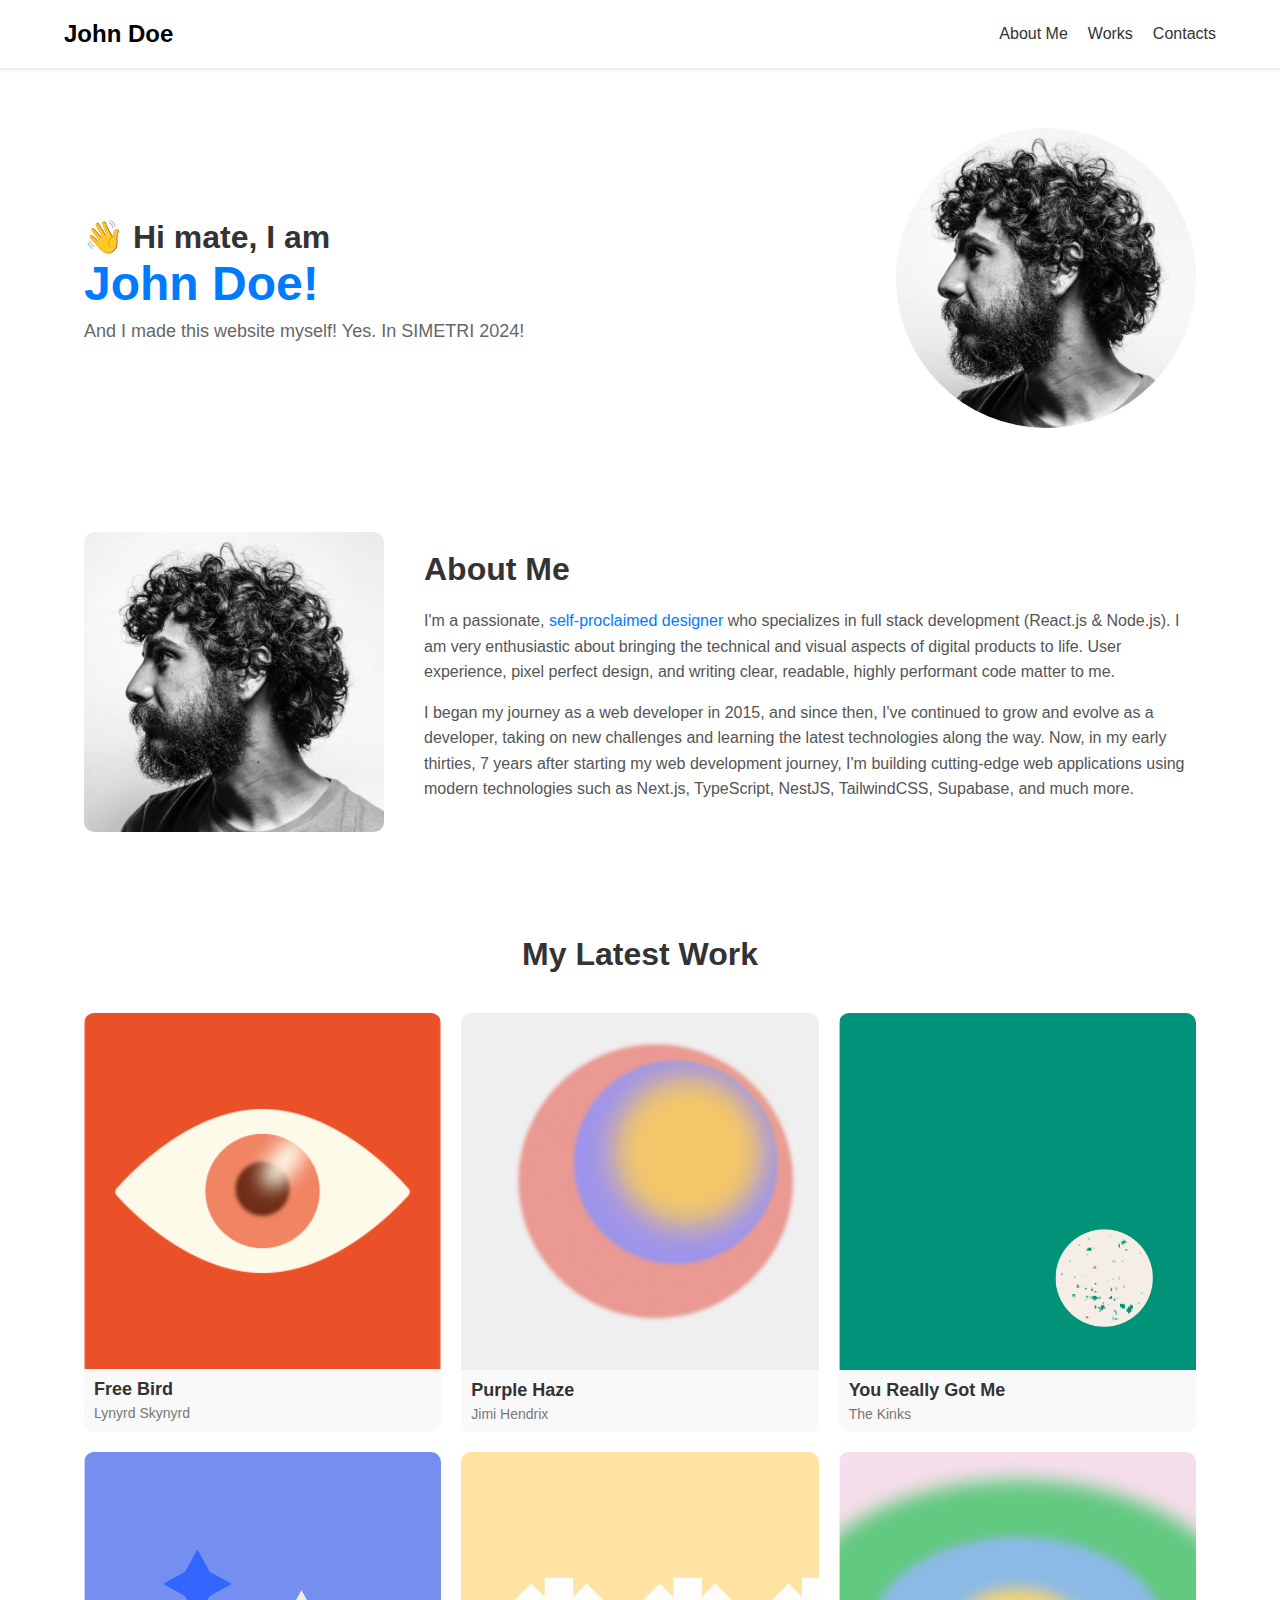
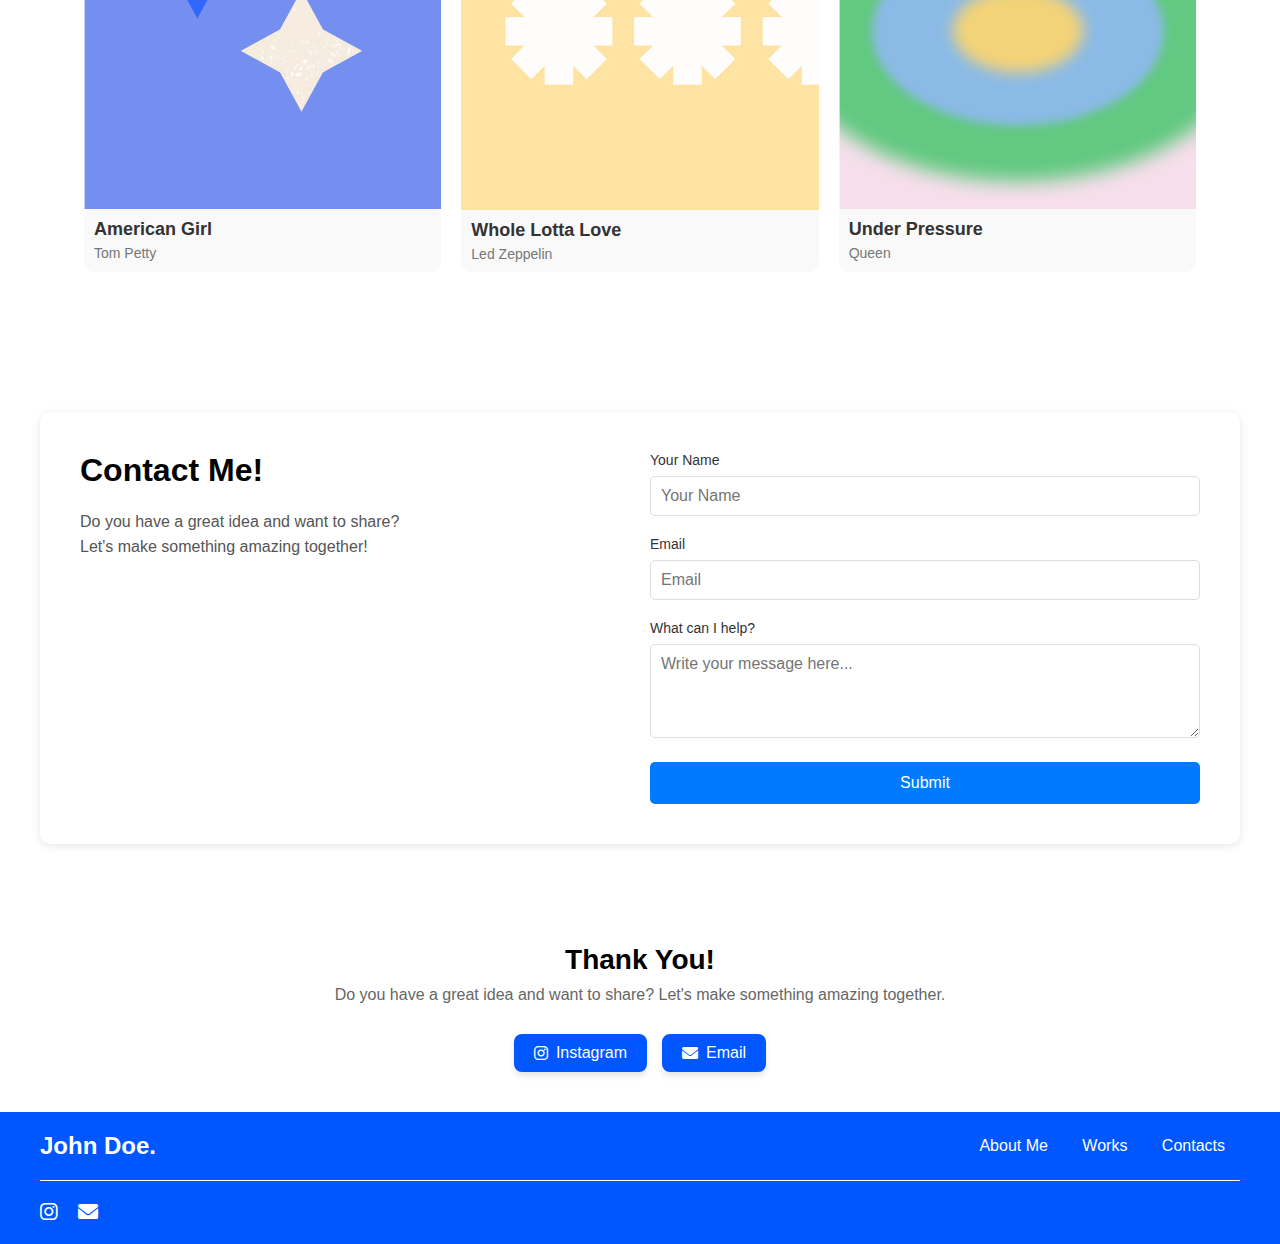
<file: index.html>
<!DOCTYPE html>
<html lang="en">
<head>
<meta charset="UTF-8">
<meta name="viewport" content="width=device-width, initial-scale=1.0">
<title>John Doe Portfolio</title>
<link rel="stylesheet" href="styles.css">
<link href="https://cdnjs.cloudflare.com/ajax/libs/font-awesome/6.0.0-beta3/css/all.min.css" rel="stylesheet">
</head>
<body>
    <!-- Navbar -->
    <header>
        <div class="container">
            <h1>John Doe </h1>
            <nav>
                <ul>
                    <li><a href="#about">About Me</a></li>
                    <li><a href="#works">Works</a></li>
                    <li><a href="#contacts">Contacts</a></li>
                </ul>
            </nav>
        </div>
    </header>

    <!-- Main Content -->
    <section class="hero">
        <div class="hero-text">
            <h2>👋 Hi mate, I am</h2>
            <h1>John Doe!</h1>
            <p>And I made this website myself! Yes. In SIMETRI 2024!</p>
        </div>
        <div class="hero-image">
            <img src="assets/Image.png" alt="Profile Image">
        </div>
    </section>
    <!-- About Me Section -->
<section id="about" class="about">
  <div class="about-container">
      <div class="about-image">
          <img src="assets/Image.png" alt="Profile Image">
      </div>
      <div class="about-text">
          <h2>About Me</h2>
          <p>
              I'm a passionate, <a href="#">self-proclaimed designer</a> who specializes in full stack development (React.js & Node.js). I am very enthusiastic about bringing the technical and visual aspects of digital products to life. User experience, pixel perfect design, and writing clear, readable, highly performant code matter to me.
          </p>
          <p>
              I began my journey as a web developer in 2015, and since then, I've continued to grow and evolve as a developer, taking on new challenges and learning the latest technologies along the way. Now, in my early thirties, 7 years after starting my web development journey, I'm building cutting-edge web applications using modern technologies such as Next.js, TypeScript, NestJS, TailwindCSS, Supabase, and much more.
          </p>
      </div>
  </div>
</section>
<!-- My Latest Work Section -->
<section id="works" class="works">
  <h2>My Latest Work</h2>
  <div class="works-grid">
      <div class="work-item">
          <img src="assets/Image (1).png" alt="Free Bird">
          <div class="work-info">
              <h3>Free Bird</h3>
              <p>Lynyrd Skynyrd</p>
          </div>
      </div>
      <div class="work-item">
          <img src="assets/Image (2).png" alt="Purple Haze">
          <div class="work-info">
              <h3>Purple Haze</h3>
              <p>Jimi Hendrix</p>
          </div>
      </div>
      <div class="work-item">
          <img src="assets/Image (3).png" alt="You Really Got Me">
          <div class="work-info">
              <h3>You Really Got Me</h3>
              <p>The Kinks</p>
          </div>
      </div>
      <div class="work-item">
          <img src="assets/Image (4).png" alt="American Girl">
          <div class="work-info">
              <h3>American Girl</h3>
              <p>Tom Petty</p>
          </div>
      </div>
      <div class="work-item">
          <img src="assets/Image (5).png" alt="Whole Lotta Love">
          <div class="work-info">
              <h3>Whole Lotta Love</h3>
              <p>Led Zeppelin</p>
          </div>
      </div>
      <div class="work-item">
          <img src="assets/Image (6).png" alt="Under Pressure">
          <div class="work-info">
              <h3>Under Pressure</h3>
              <p>Queen</p>
          </div>
      </div>
  </div>
</section>
<section id="contact" class="section contact">
    <div class="contact-container">
        <!-- Left Side (Text) -->
        <div class="contact-text">
            <h2>Contact Me!</h2>
            <p>
                Do you have a great idea and want to share? <br>
                Let's make something amazing together!
            </p>
        </div>
        <!-- Right Side (Form) -->
        <form class="contact-form">
            <div class="form-group">
                <label for="name">Your Name</label>
                <input type="text" id="name" name="name" placeholder="Your Name" required>
            </div>
            <div class="form-group">
                <label for="email">Email</label>
                <input type="email" id="email" name="email" placeholder="Email" required>
            </div>
            <div class="form-group">
                <label for="message">What can I help?</label>
                <textarea id="message" name="message" placeholder="Write your message here..." rows="4" required></textarea>
            </div>
            <button type="submit" class="submit-btn">Submit</button>
        </form>
    </div>
</section>
<footer class="footer">
    <div class="footer-content">
        <h2>Thank You!</h2>
        <p>Do you have a great idea and want to share? Let's make something amazing together.</p>
        <div class="footer-buttons">
            <a href="https://www.instagram.com/mraffarp02/?next=%2F" class="btn-footer"> 
                <i class="fa-brands fa-instagram"></i> Instagram
            </a>
            <a href="mraffarp02@gmail.com" class="btn-footer">
                <i class="fa fa-envelope"></i> Email
            </a>
        </div>
    </div>
</footer>
<footer class="footer-2">
    <div class="footer-container">
        <div class="footer-left">
            <h2>John Doe.</h2>
        </div>
        <div class="footer-right">
            <nav>
                <a href="#about">About Me</a>
                <a href="#works">Works</a>
                <a href="#contacts">Contacts</a>
            </nav>
        </div>
    </div>
    <div class="footer-line"></div>
    <div class="footer-bottom">
        <a href="https://www.instagram.com/mraffarp02/?next=%2F" class="footer-icon">
            <i class="fa-brands fa-instagram"></i>
        </a>
        <a href="mraffarp02@gmail.com" class="footer-icon">
            <i class="fa fa-envelope"></i>
        </a>
    </div>
</footer>
</body>
</html>
</file>
<file: styles.css>
/* Reset CSS */
* {
    margin: 0;
    padding: 0;
    box-sizing: border-box;
    font-family: Arial, sans-serif;
    scroll-behavior: smooth;
}

/* Navbar */
header {
    width: 100%;
    padding: 20px 0;
    background-color: #fff;
    box-shadow: 0 2px 4px rgba(0, 0, 0, 0.1);
}

.container {
    width: 90%;
    max-width: 1200px;
    margin: 0 auto;
    display: flex;
    align-items: center;
    justify-content: space-between;
}

h1 {
    font-size: 24px;
    color: #000;
}

nav ul {
    list-style: none;
    display: flex;
    gap: 20px;
}

nav a {
    text-decoration: none;
    color: #333;
    font-weight: 500;
    transition: color 0.3s ease;
}

nav a:hover {
    color: #007bff;
}


/* Hero Section */
.hero {
    display: flex;
    align-items: center;
    justify-content: space-between;
    width: 90%;
    max-width: 1200px;
    margin: 40px auto;
    padding: 20px;
}

.hero-text {
    max-width: 50%;
}

.hero-text h2 {
    font-size: 32px;
    color: #333;
}

.hero-text h1 {
    font-size: 48px;
    color: #007bff;
}

.hero-text p {
    font-size: 18px;
    color: #666;
    margin-top: 10px;
}

.hero-image {
    max-width: 300px;
    border-radius: 10px;
    overflow: hidden;
}

.hero-image img {
    width: 100%;
    border-radius: 50%;
}

/* About Me Section */
.about {
    width: 90%;
    max-width: 1200px;
    margin: 60px auto;
    display: flex;
    align-items: center;
    justify-content: space-between;
    padding: 20px;
}

.about-container {
    display: flex;
    gap: 40px;
    align-items: center;
}

.about-image {
    flex: 1;
    max-width: 300px;
    border-radius: 10px;
    overflow: hidden;
}

.about-image img {
    width: 100%;
    border-radius: 10px;
}

.about-text {
    flex: 2;
}

.about-text h2 {
    font-size: 32px;
    color: #333;
    margin-bottom: 20px;
    font-weight: bold;
}

.about-text p {
    font-size: 16px;
    color: #555;
    line-height: 1.6;
    margin-bottom: 15px;
}

.about-text a {
    color: #007bff;
    text-decoration: none;
    font-weight: 500;
    transition: color 0.3s ease;
}

.about-text a:hover {
    color: #0056b3;
}

/* My Latest Work Section */
.works {
    width: 90%;
    max-width: 1200px;
    margin: 60px auto;
    padding: 20px;
    text-align: center;
}

.works h2 {
    font-size: 32px;
    color: #333;
    margin-bottom: 40px;
    font-weight: bold;
}

.works-grid {
    display: grid;
    grid-template-columns: repeat(3, 1fr);
    gap: 20px;
}

/* Styling untuk Setiap Item */
.work-item {
    background-color: #f9f9f9;
    border-radius: 10px;
    overflow: hidden;
    transition: transform 0.3s ease;
}

.work-item:hover {
    transform: translateY(-10px);
}

.work-item img {
    width: 100%;
    height: auto;
    display: block;
}

.work-info {
    padding: 10px;
    text-align: left;
}

.work-info h3 {
    font-size: 18px;
    color: #333;
    margin-bottom: 5px;
}

.work-info p {
    font-size: 14px;
    color: #777;
}

/* Contact Section */
.contact {
    display: flex;
    justify-content: center;
    align-items: center;
    padding: 60px 20px;
}

.contact-container {
    display: flex;
    flex-wrap: wrap;
    max-width: 1200px;
    width: 100%;
    background: #fff;
    padding: 40px;
    box-shadow: 0 2px 8px rgba(0, 0, 0, 0.1);
    border-radius: 10px;
}

.contact-text {
    flex: 1;
    padding-right: 20px;
    min-width: 300px;
}

.contact-text h2 {
    font-size: 32px;
    font-weight: bold;
    margin-bottom: 20px;
}

.contact-text p {
    font-size: 16px;
    line-height: 1.6;
    color: #555;
}

.contact-form {
    flex: 1;
    display: flex;
    flex-direction: column;
    min-width: 300px;
}

.form-group {
    margin-bottom: 20px;
}

.form-group label {
    display: block;
    font-size: 14px;
    margin-bottom: 8px;
    color: #333;
}

.form-group input,
.form-group textarea {
    width: 100%;
    padding: 10px;
    font-size: 16px;
    border: 1px solid #ddd;
    border-radius: 5px;
    outline: none;
}

.form-group input:focus,
.form-group textarea:focus {
    border-color: #007BFF;
}

.submit-btn {
    background-color: #007BFF;
    color: #fff;
    padding: 12px 20px;
    font-size: 16px;
    border: none;
    border-radius: 5px;
    cursor: pointer;
    transition: background-color 0.3s ease;
}

.submit-btn:hover {
    background-color: #0056b3;
}

.footer {
    text-align: center;
    padding: 40px 20px;
}

.footer-content h2 {
    font-size: 28px;
    color: #000000; 
    margin-bottom: 10px;
}

.footer-content p {
    font-size: 16px;
    color: #666666; 
    margin-bottom: 30px;
}

.footer-buttons {
    display: flex;
    justify-content: center;
    gap: 15px; 
}

.btn-footer {
    display: inline-flex;
    align-items: center;
    justify-content: center;
    padding: 10px 20px;
    font-size: 16px;
    color: #ffffff; 
    background-color: #0056ff; 
    border-radius: 8px;
    text-decoration: none; 
    box-shadow: 0 4px 6px rgba(0, 0, 0, 0.1); 
    transition: background-color 0.3s ease;
}

.btn-footer:hover {
    background-color: #003ecb; 
}

.btn-footer i {
    margin-right: 8px; 
}

/* Footer 2 Styles */
.footer-2 {
    background-color: #0056ff; 
    color: white; 
    padding: 20px 40px;
    text-align: center;
    font-family: 'Arial', sans-serif;
}

.footer-container {
    display: flex;
    justify-content: space-between;
    align-items: center;
    flex-wrap: wrap; 
}

.footer-left h2 {
    font-size: 24px;
    margin: 0;
}

.footer-right nav a {
    margin: 0 15px;
    text-decoration: none;
    color: white;
    font-size: 16px;
    transition: color 0.3s ease;
}

.footer-right nav a:hover {
    color: #cccccc; 
}

.footer-line {
    height: 1px;
    background-color: white;
    margin: 20px 0;
}

.footer-bottom {
    display: flex;
    gap: 20px;
}

.footer-icon {
    color: white;
    font-size: 20px;
    text-decoration: none;
    transition: color 0.3s ease;
}

.footer-icon:hover {
    color: #cccccc; 
}


@media (max-width: 768px) {
    /* hero section */
    .hero {
        flex-direction: column;
        align-items: center;
        text-align: center;
    }

    .hero-text {
        max-width: 100%;
        margin-bottom: 20px;
    }

    .hero-image {
        max-width: 200px;
    }

    nav ul {
        flex-direction: column;
        gap: 10px;
    }

    /* about section */
    .about {
        flex-direction: column;
        align-items: center;
        text-align: center;
    }

    .about-container {
        flex-direction: column;
        gap: 20px;
    }

    .about-text {
        flex: 1;
    }

    .about-image {
        max-width: 200px;
    }

    .about-text h2 {
        font-size: 28px;
    }

    .about-text p {
        font-size: 14px;
    }
    .works-grid {
        grid-template-columns: repeat(2, 1fr);
        gap: 15px;
    }

    /* work section */
    .work-item {
        margin: 0 auto;
    }

    .work-info h3 {
        font-size: 16px;
    }

    .work-info p {
        font-size: 13px;
    }

    /* contact section */
    .contact-container {
        flex-direction: column;
    }

    .contact-text {
        padding-right: 0;
        margin-bottom: 20px;
        text-align: center;
    }

    .contact-form {
        width: 100%;
    }

    /* footer section */
    .footer-buttons {
        flex-direction: column;
        align-items: center;
    }

    .btn-footer {
        width: 80%; 
    }

    .footer-container {
        flex-direction: column; 
        text-align: center;
    }

    .footer-right nav a {
        margin: 10px 0;
    }

    .footer-bottom {
        flex-direction: column; 
        gap: 10px;
    }
}
</file>
